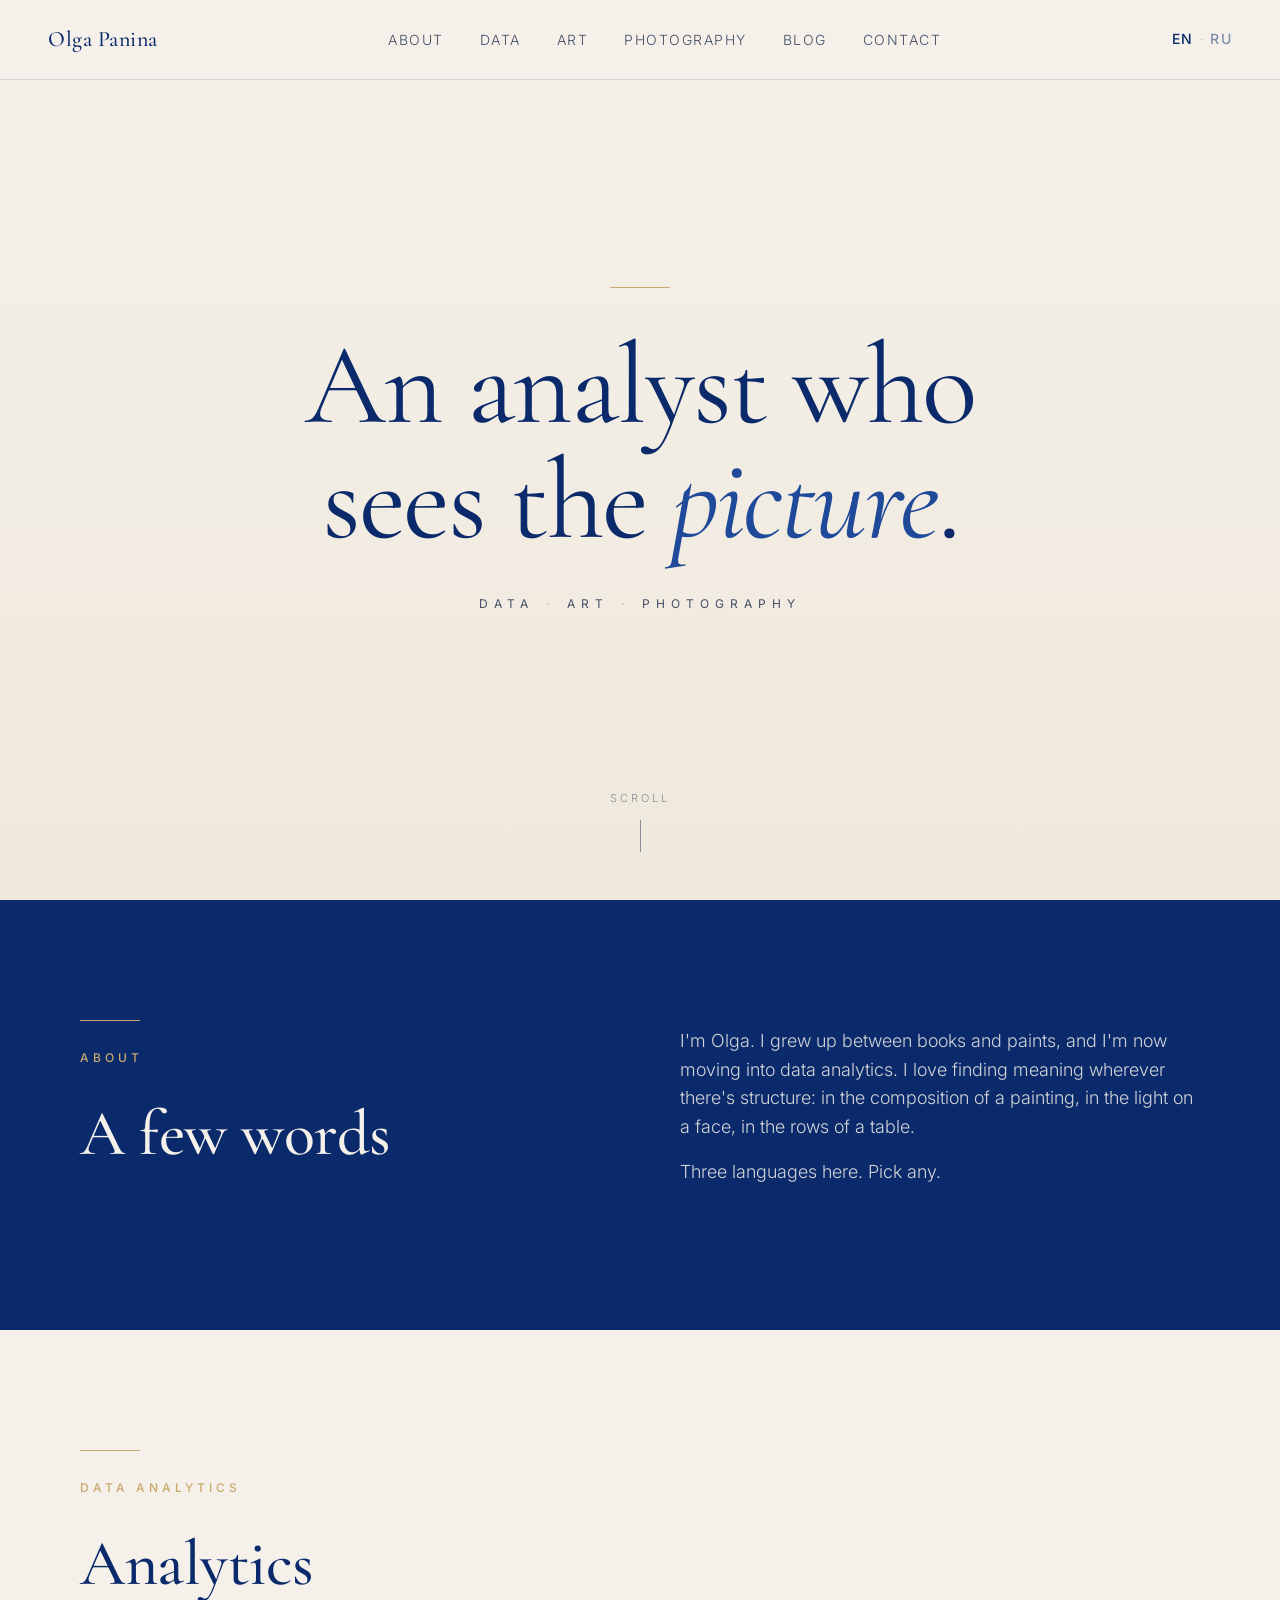
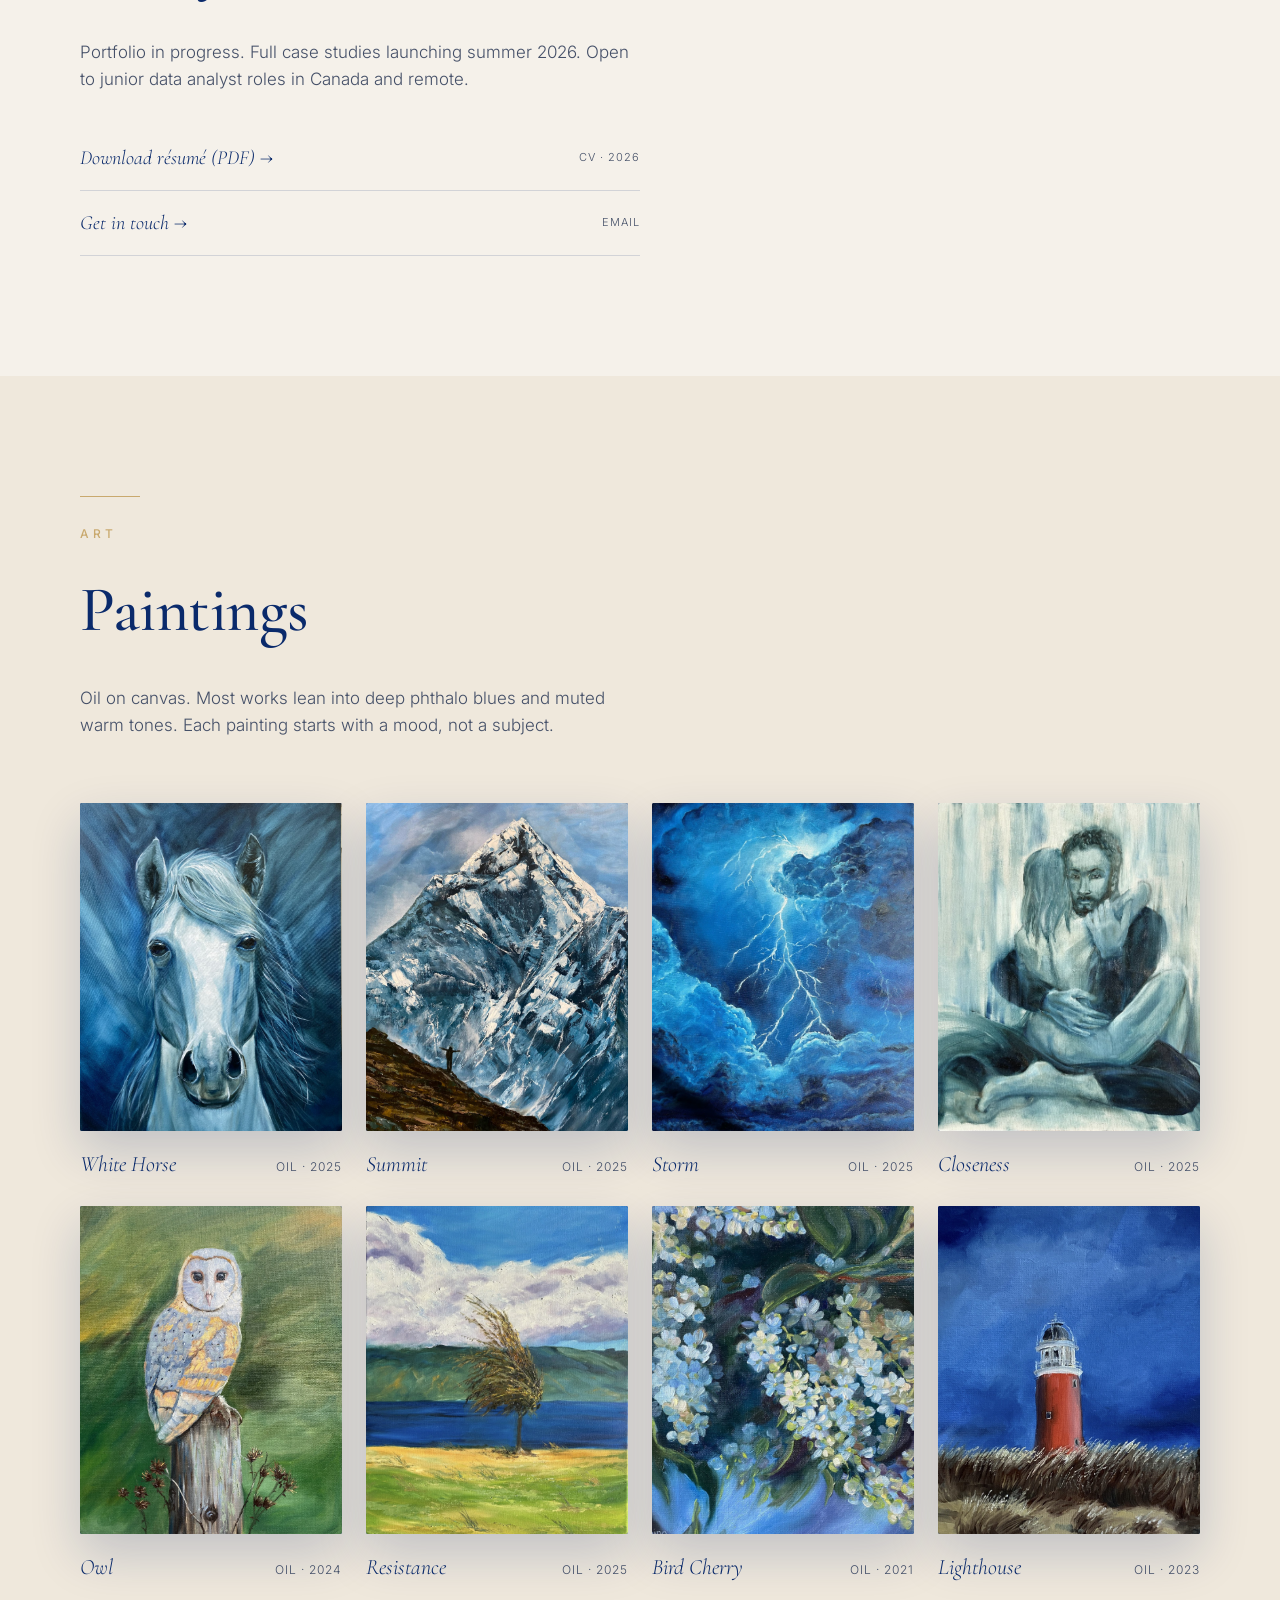
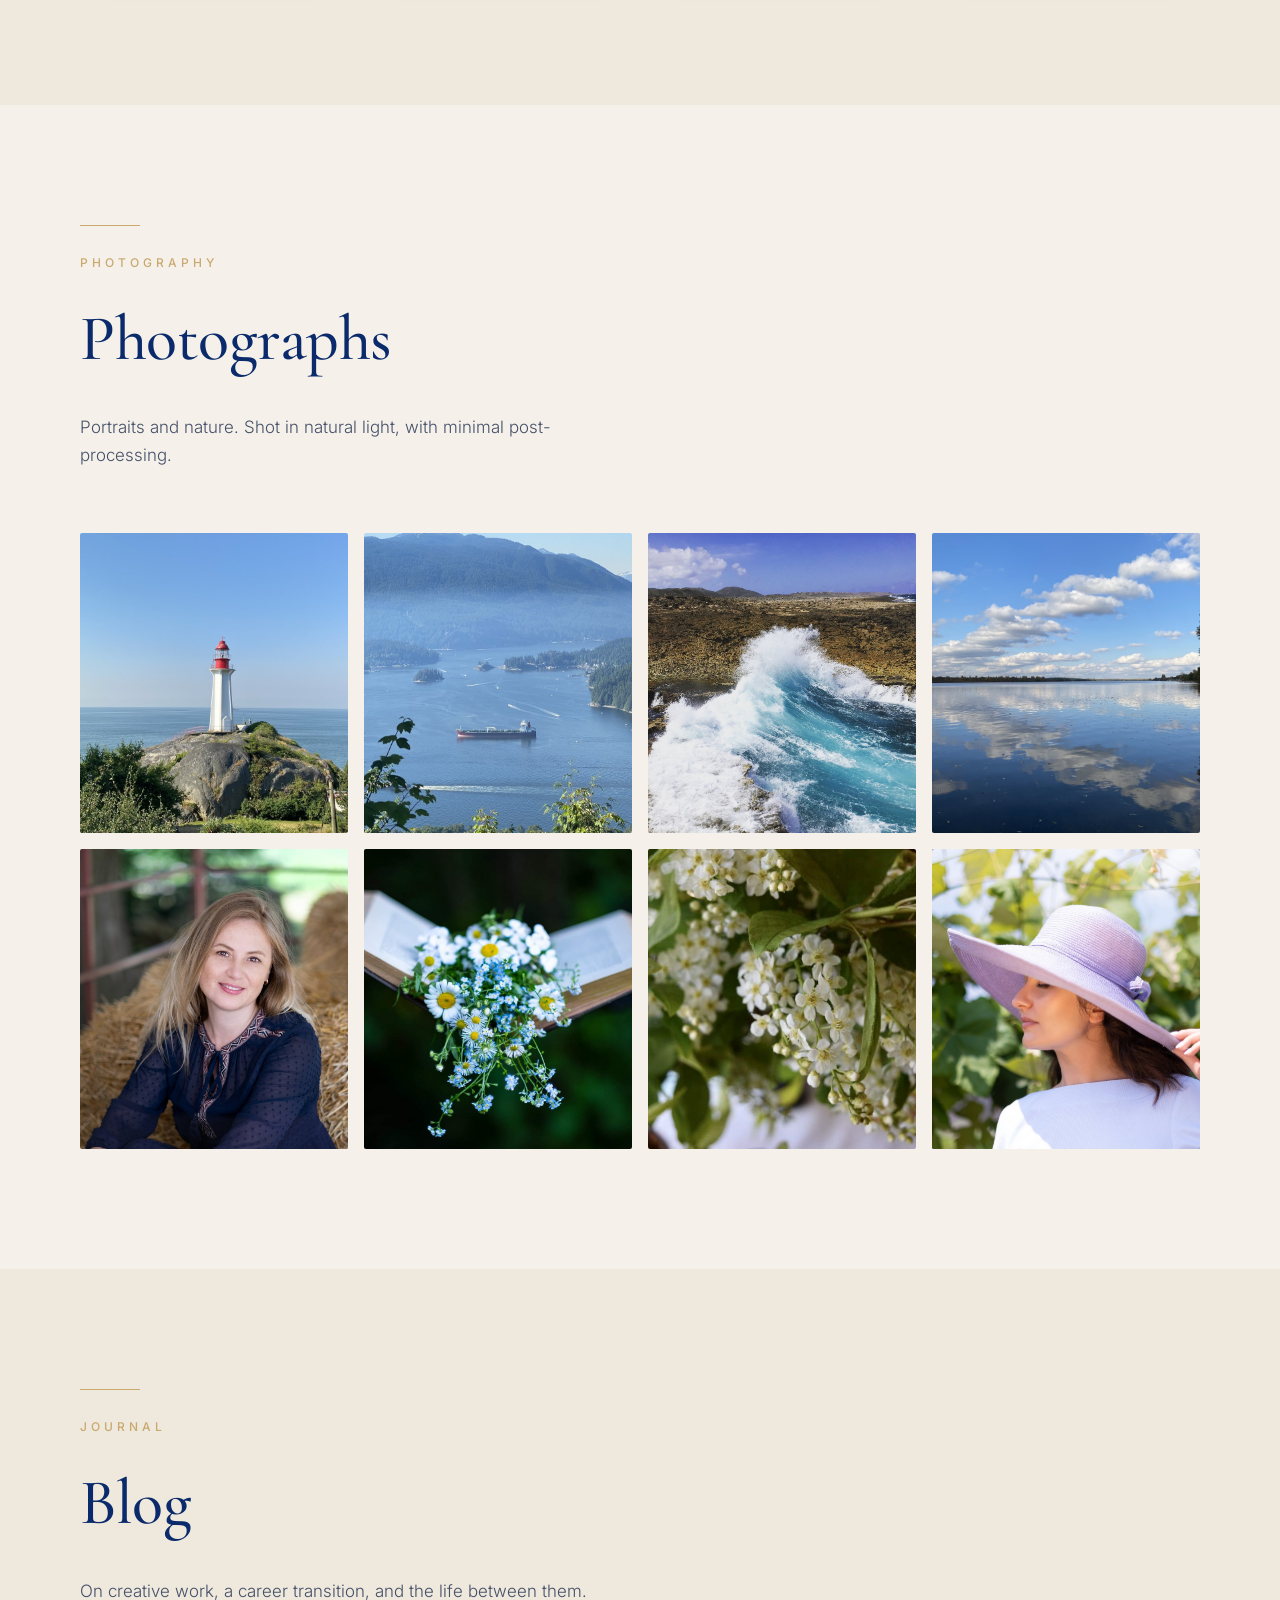
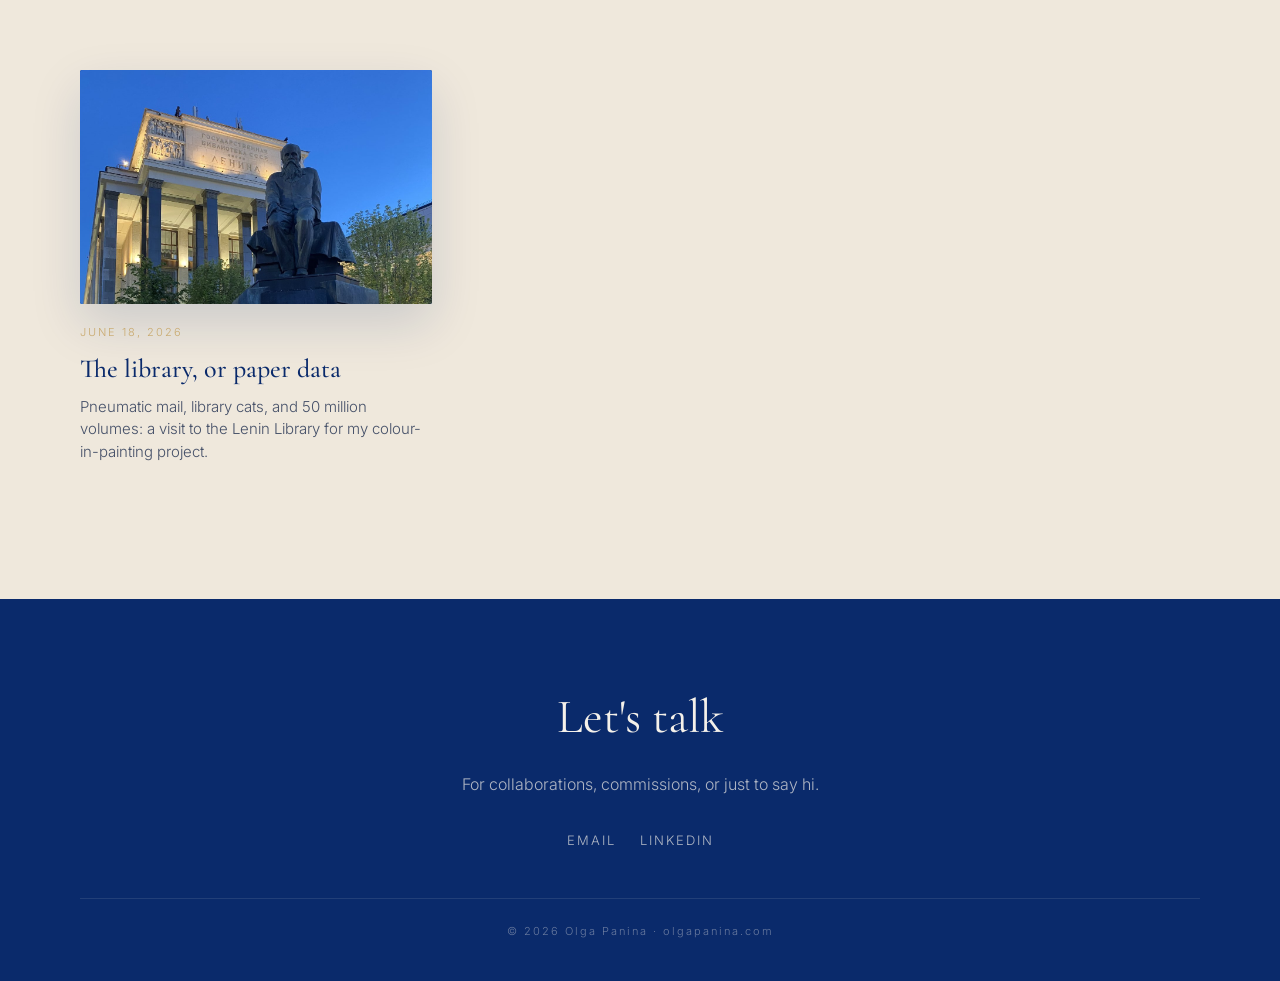
<file: index.html>
<!DOCTYPE html>
<html lang="en">
<head>
<meta charset="UTF-8">
<meta name="viewport" content="width=device-width, initial-scale=1.0">

<title>Olga Panina | Data Analyst · Artist · Photographer</title>
<meta name="description" content="Olga Panina — data analyst with an artist's eye. Oil paintings in phthalo blue, photography, and a portfolio in progress.">
<link rel="canonical" href="https://olgapanina.com/">

<!-- Open Graph (Facebook, LinkedIn, Slack previews) -->
<meta property="og:type" content="website">
<meta property="og:url" content="https://olgapanina.com/">
<meta property="og:title" content="Olga Panina | Data Analyst · Artist · Photographer">
<meta property="og:description" content="Oil paintings in phthalo blue, photography, and a data analytics portfolio in progress.">
<meta property="og:image" content="https://olgapanina.com/images/og-home.jpg">
<meta property="og:image:width" content="1200">
<meta property="og:image:height" content="630">
<meta property="og:locale" content="en_US">

<!-- Twitter / X Card -->
<meta name="twitter:card" content="summary_large_image">
<meta name="twitter:title" content="Olga Panina | Data Analyst · Artist · Photographer">
<meta name="twitter:description" content="Oil paintings in phthalo blue, photography, and a data analytics portfolio in progress.">
<meta name="twitter:image" content="https://olgapanina.com/images/og-home.jpg">

<!-- Favicons -->
<link rel="icon" type="image/svg+xml" href="/favicon.svg">
<link rel="icon" type="image/png" href="/favicon.png">
<link rel="apple-touch-icon" href="/apple-touch-icon.png">

<link rel="preconnect" href="https://fonts.googleapis.com">
<link rel="preconnect" href="https://fonts.gstatic.com" crossorigin>
<link href="https://fonts.googleapis.com/css2?family=Cormorant+Garamond:ital,wght@0,400;0,500;0,600;1,400&family=Inter:wght@300;400;500;600&display=swap" rel="stylesheet">
<link rel="stylesheet" href="styles.css">
</head>
<body>

<nav>
  <div class="logo">Olga Panina</div>
  <ul>
    <li><a href="#about">About</a></li>
    <li><a href="#data">Data</a></li>
    <li><a href="#art">Art</a></li>
    <li><a href="#photo">Photography</a></li>
    <li><a href="#blog">Blog</a></li>
    <li><a href="#contact">Contact</a></li>
  </ul>
  <div class="lang"><a href="#">EN</a><span>·</span><a href="#" style="opacity:0.5;">RU</a></div>
</nav>

<section class="hero">
  <div class="hero-rule"></div>
  <h1>An analyst who<br>sees the <em>picture</em>.</h1>
  <div class="roles">Data<span>·</span>Art<span>·</span>Photography</div>
  <a href="#about" class="hero-scroll">Scroll</a>
</section>

<section class="about" id="about">
  <div>
    <div class="section-label">About</div>
    <h2 class="section-title">A few words</h2>
  </div>
  <div>
    <p>I'm Olga. I grew up between books and paints, and I'm now moving into data analytics. I love finding meaning wherever there's structure: in the composition of a painting, in the light on a face, in the rows of a table.</p>
    <p>Three languages here. Pick any.</p>
  </div>
</section>

<section class="data" id="data">
  <div class="section-label">Data Analytics</div>
  <h2 class="section-title">Analytics</h2>
  <p class="section-intro" style="margin-bottom: 32px;">Portfolio in progress. Full case studies launching summer 2026. Open to junior data analyst roles in Canada and remote.</p>
  <ul class="data-links">
    <li><a href="Olga_Panina_Resume.pdf" download>Download résumé (PDF) →</a><span class="tag">CV · 2026</span></li>
    <li><a href="mailto:hello@olgapanina.com">Get in touch →</a><span class="tag">Email</span></li>
  </ul>
</section>

<section class="art" id="art">
  <div class="section-label">Art</div>
  <h2 class="section-title">Paintings</h2>
  <p class="section-intro">Oil on canvas. Most works lean into deep phthalo blues and muted warm tones. Each painting starts with a mood, not a subject.</p>

  <div class="gallery-grid">
    <div class="artwork">
      <div class="artwork-frame"><img src="images/horse.jpeg" alt="White Horse" loading="lazy"></div>
      <div class="artwork-meta">
        <div class="artwork-title">White Horse</div>
        <div class="artwork-info">Oil · 2025</div>
      </div>
    </div>
    <div class="artwork">
      <div class="artwork-frame"><img src="images/mountain2.jpg" alt="Summit" loading="lazy"></div>
      <div class="artwork-meta">
        <div class="artwork-title">Summit</div>
        <div class="artwork-info">Oil · 2025</div>
      </div>
    </div>
    <div class="artwork">
      <div class="artwork-frame"><img src="images/storm_cropped.jpg" alt="Storm" loading="lazy"></div>
      <div class="artwork-meta">
        <div class="artwork-title">Storm</div>
        <div class="artwork-info">Oil · 2025</div>
      </div>
    </div>
    <div class="artwork">
      <div class="artwork-frame"><img src="images/people.jpg" alt="Closeness" loading="lazy"></div>
      <div class="artwork-meta">
        <div class="artwork-title">Closeness</div>
        <div class="artwork-info">Oil · 2025</div>
      </div>
    </div>
    <div class="artwork">
      <div class="artwork-frame"><img src="images/owl.jpeg" alt="Owl" loading="lazy"></div>
      <div class="artwork-meta">
        <div class="artwork-title">Owl</div>
        <div class="artwork-info">Oil · 2024</div>
      </div>
    </div>
    <div class="artwork">
      <div class="artwork-frame"><img src="images/tree.jpg" alt="Resistance" loading="lazy"></div>
      <div class="artwork-meta">
        <div class="artwork-title">Resistance</div>
        <div class="artwork-info">Oil · 2025</div>
      </div>
    </div>
    <div class="artwork">
      <div class="artwork-frame"><img src="images/flowers.jpg" alt="Bird Cherry" loading="lazy"></div>
      <div class="artwork-meta">
        <div class="artwork-title">Bird Cherry</div>
        <div class="artwork-info">Oil · 2021</div>
      </div>
    </div>
    <div class="artwork">
      <div class="artwork-frame"><img src="images/lighthouse.jpg" alt="Lighthouse" loading="lazy"></div>
      <div class="artwork-meta">
        <div class="artwork-title">Lighthouse</div>
        <div class="artwork-info">Oil · 2023</div>
      </div>
    </div>
  </div>
</section>

<section class="photo" id="photo">
  <div class="section-label">Photography</div>
  <h2 class="section-title">Photographs</h2>
  <p class="section-intro">Portraits and nature. Shot in natural light, with minimal post-processing.</p>

  <div class="photo-grid">
    <div class="photo-tile"><img src="images/photo_lighthouse.jpeg" alt="Lighthouse on the cliff" loading="lazy"></div>
    <div class="photo-tile"><img src="images/photo_fjord.jpeg" alt="Tanker in the fjord" loading="lazy"></div>
    <div class="photo-tile"><img src="images/photo_wave.jpg" alt="Wave breaking on rocks" loading="lazy"></div>
    <div class="photo-tile"><img src="images/photo_clouds_reflection.jpeg" alt="Clouds reflected in still water" loading="lazy"></div>
    <div class="photo-tile"><img src="images/portrait_gala.jpg" alt="Portrait of Galya at haystacks" loading="lazy"></div>
    <div class="photo-tile"><img src="images/photo_book_flowers.jpg" alt="Book with wildflowers" loading="lazy"></div>
    <div class="photo-tile"><img src="images/photo_bird_cherry.jpg" alt="Bird cherry blossoms" loading="lazy"></div>
    <div class="photo-tile"><img src="images/portrait_eva.jpg" alt="Portrait of Eva in lavender hat" loading="lazy"></div>
  </div>
</section>

<section class="blog" id="blog">
  <div class="section-label">Journal</div>
  <h2 class="section-title">Blog</h2>
  <p class="section-intro">On creative work, a career transition, and the life between them.</p>

  <div class="blog-grid">
    <a href="posts/library-or-paper-data.html" class="post-card">
      <div class="post-cover">
        <img src="images/blog/library.jpg" alt="The library, or paper data">
      </div>
      <div class="post-date">June 18, 2026</div>
      <h3 class="post-title">The library, or paper data</h3>
      <p class="post-excerpt">Pneumatic mail, library cats, and 50 million volumes: a visit to the Lenin Library for my colour-in-painting project.</p>
    </a>
  </div>
</section>

<footer id="contact">
  <h2>Let's talk</h2>
  <p>For collaborations, commissions, or just to say hi.</p>
  <div class="social">
    <a href="mailto:hello@olgapanina.com">Email</a>
    <a href="https://www.linkedin.com/in/olga-panina-84433a83/" target="_blank" rel="noopener">LinkedIn</a>
  </div>
  <div class="copyright">© 2026 Olga Panina · olgapanina.com</div>
</footer>

</body>
</html>
</file>
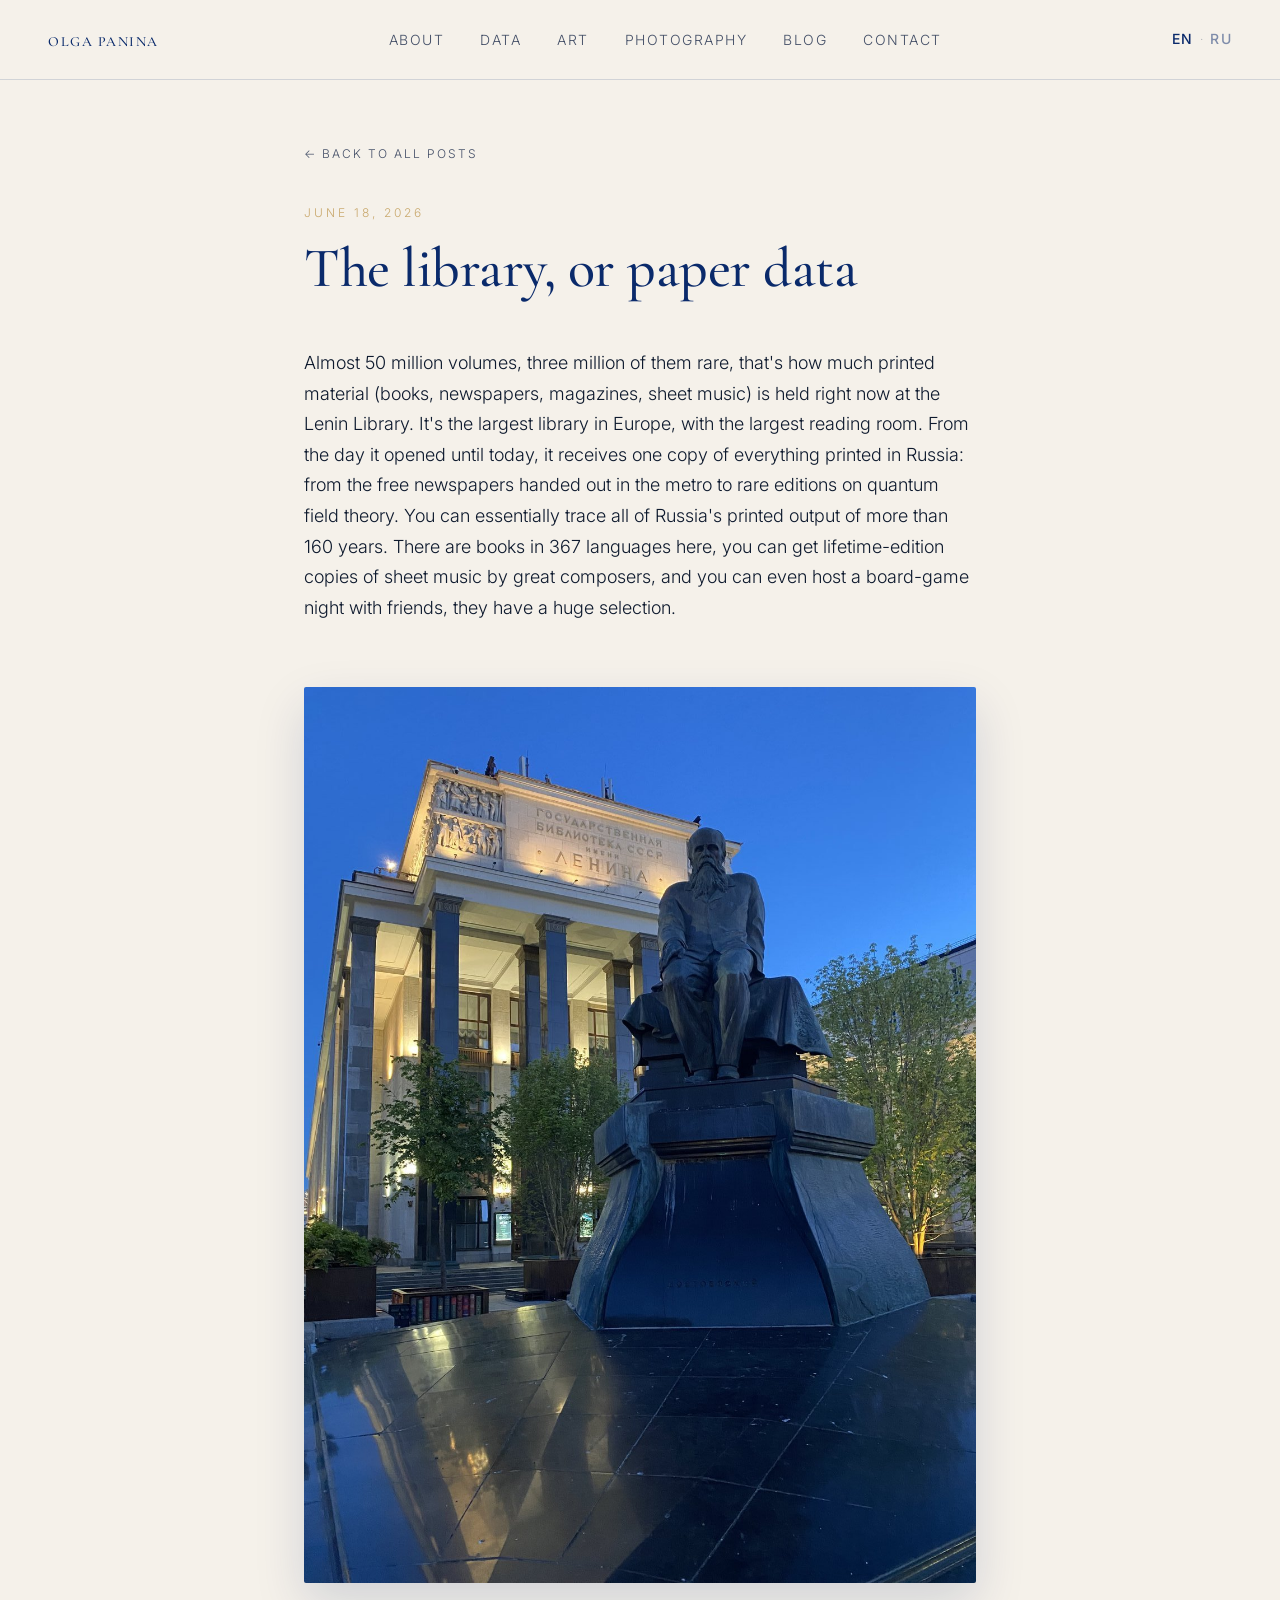
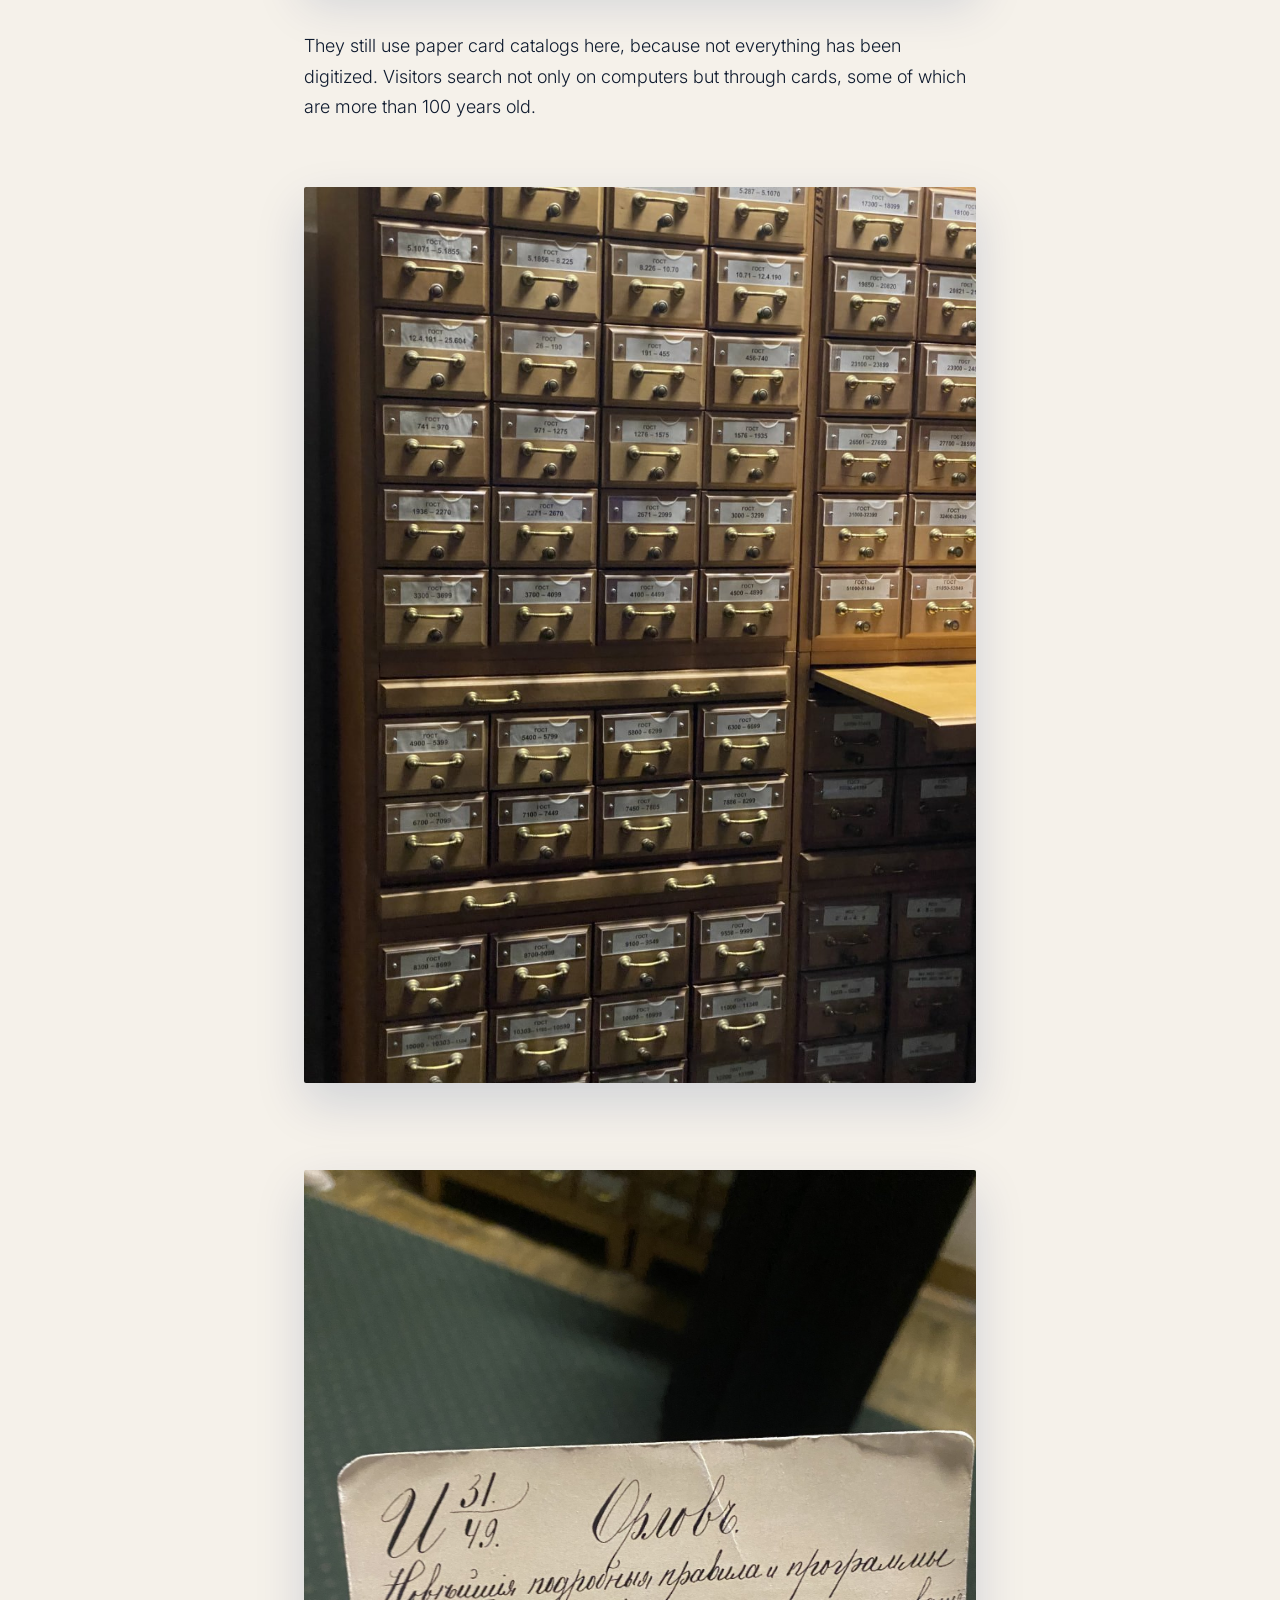
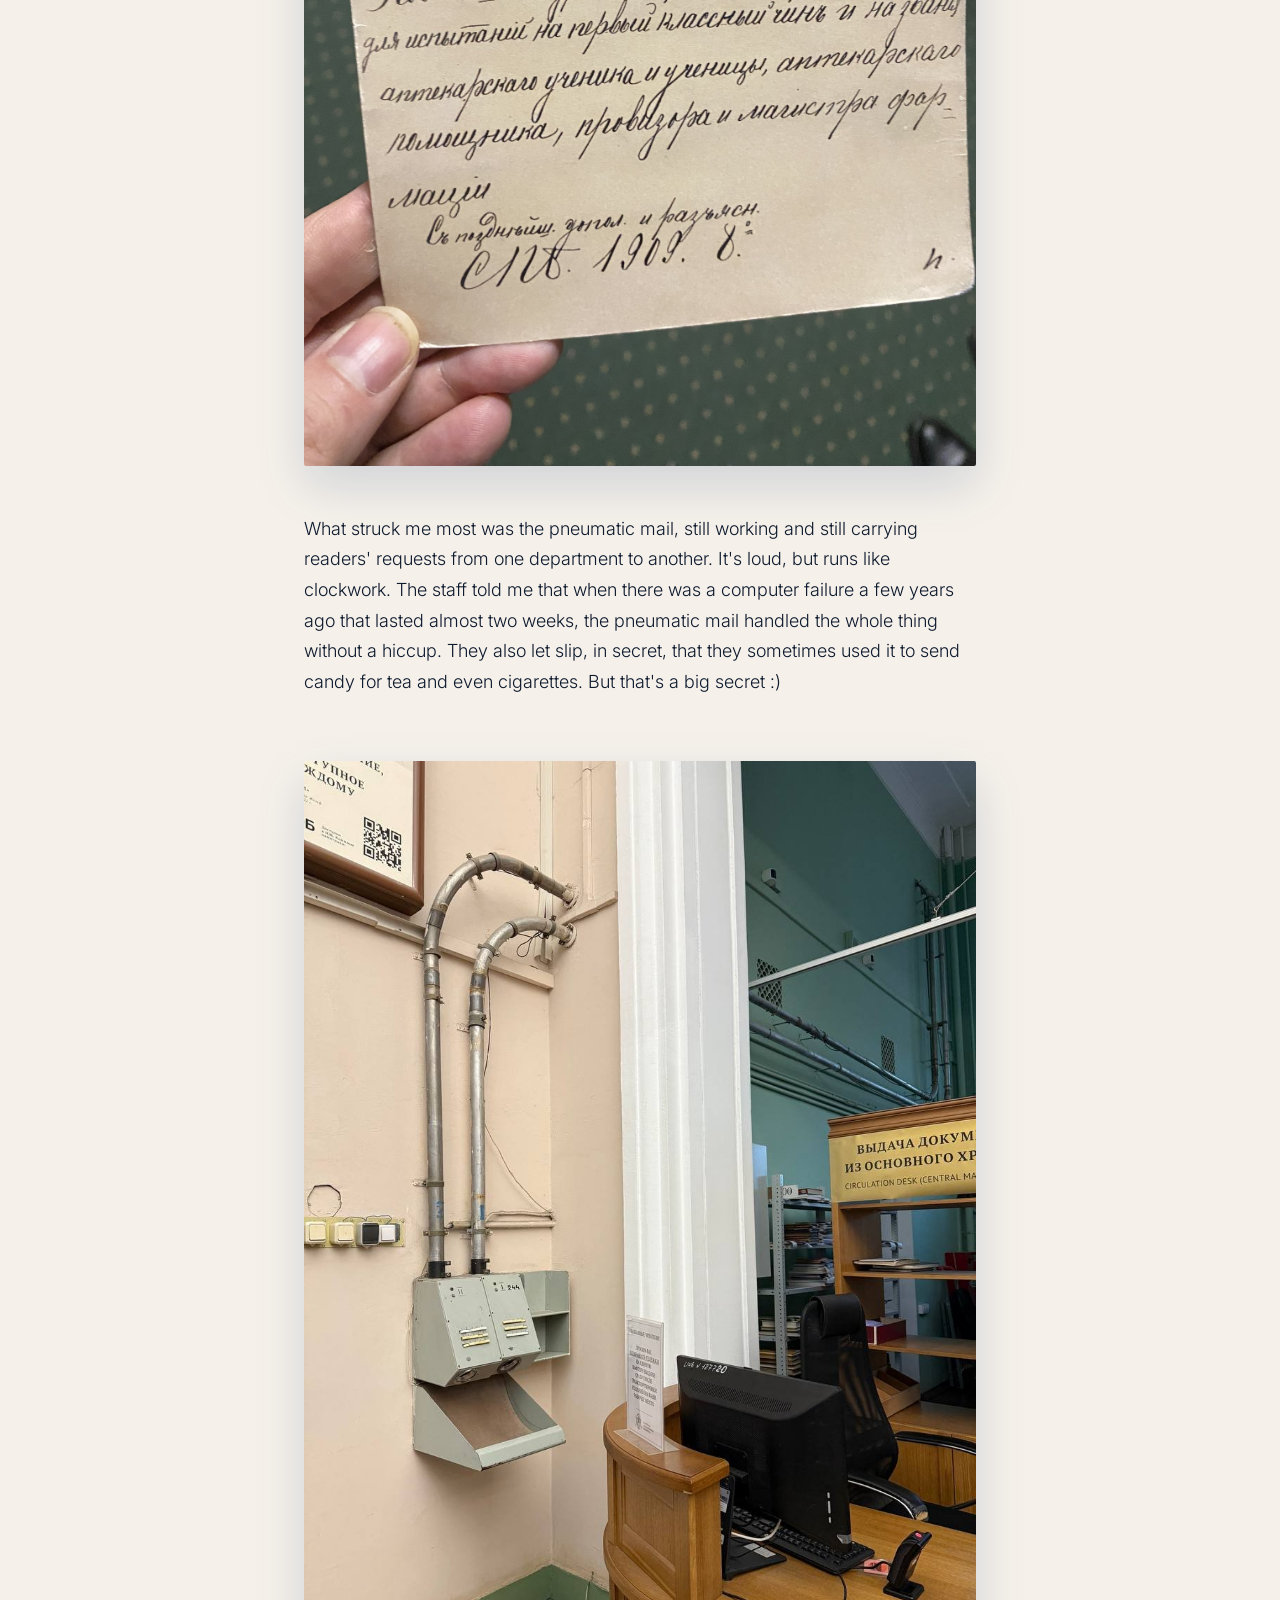
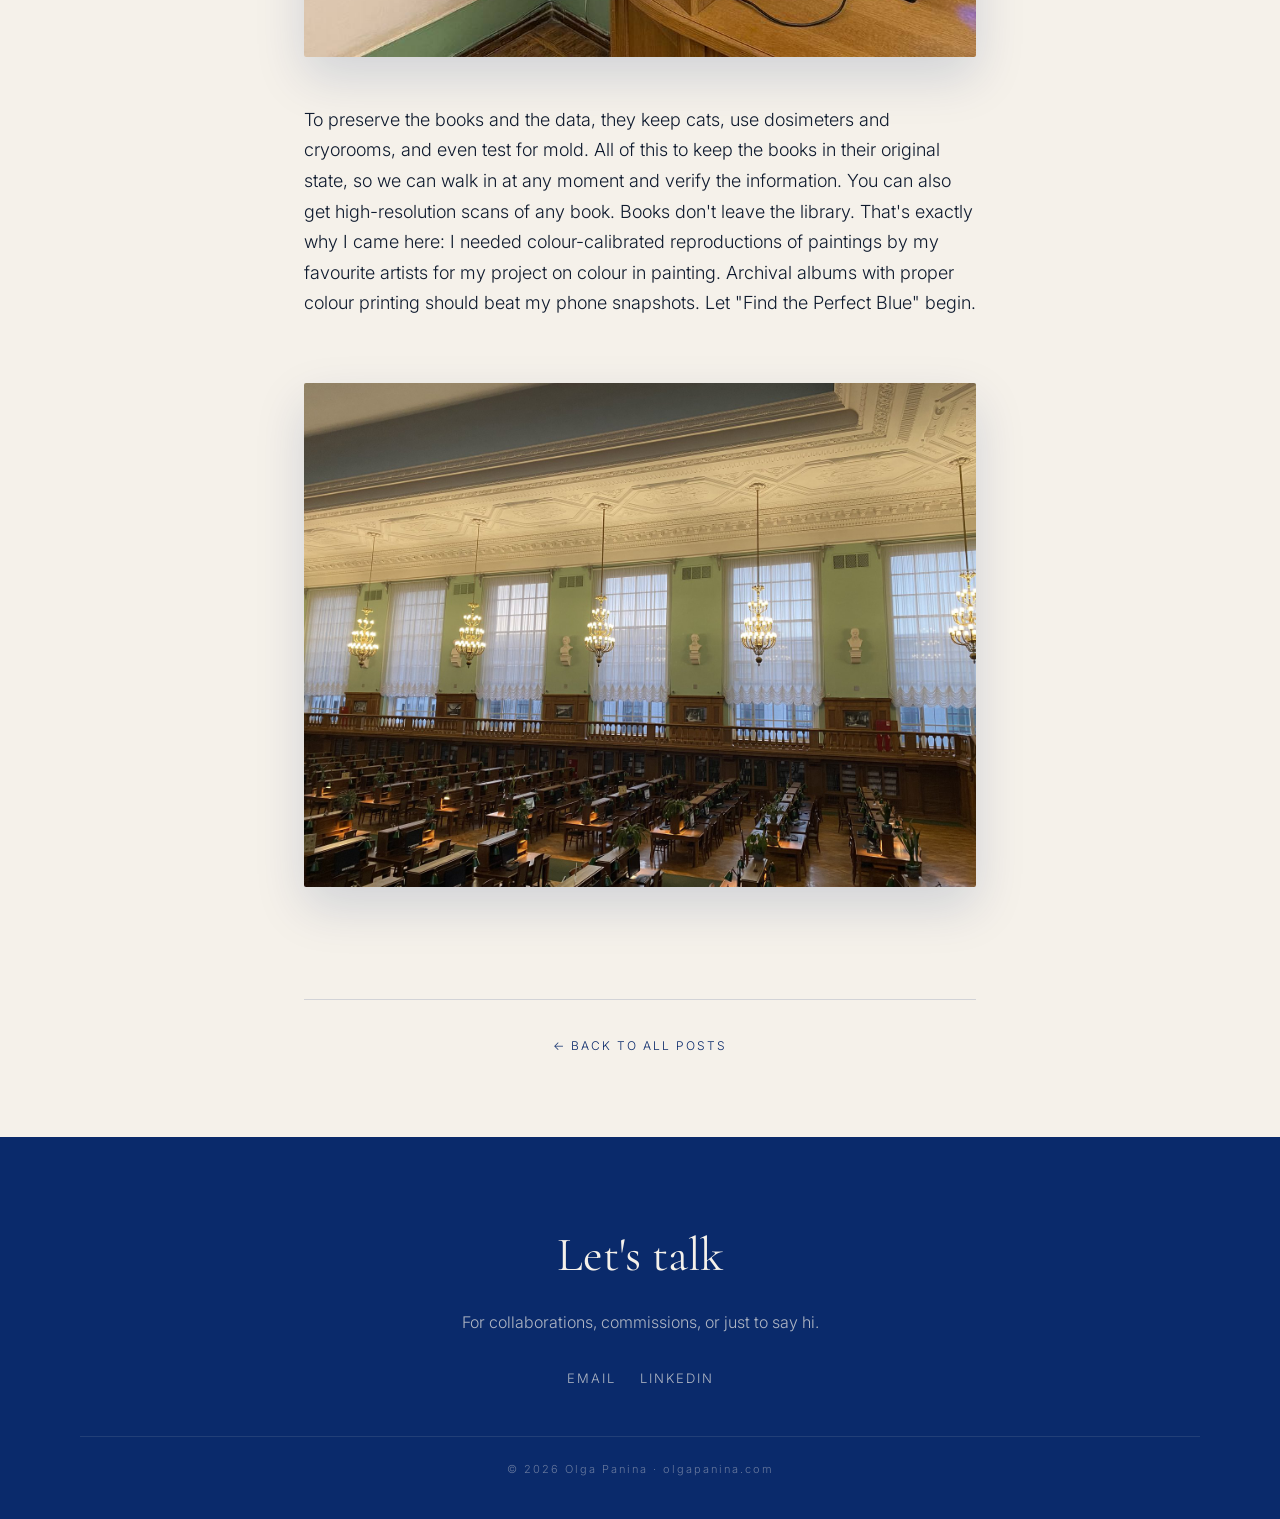
<file: posts/library-or-paper-data.html>
<!--
  Blog post template.
  How to use:
    1. Copy this file: posts/_template.html → posts/my-new-post.html
       (keep the name lowercase, use dashes between words, no spaces)
    2. Update <title> and <meta description> at the top
    3. Replace placeholders below ("REPLACE: ...") with your content
    4. Save photos into images/blog/ (run prepare_images.py first)
    5. Add a card for this post in index.html (Blog section)
    6. Commit + push from VS Code
-->
<!DOCTYPE html>
<html lang="en">
<head>
<meta charset="UTF-8">
<meta name="viewport" content="width=device-width, initial-scale=1.0">

<title>The library, or paper data | Olga Panina</title>
<meta name="description" content="Pneumatic mail, library cats, and 50 million volumes: a visit to the Lenin Library for my colour-in-painting project.">
<link rel="canonical" href="https://olgapanina.com/posts/library-or-paper-data.html">

<!-- Open Graph -->
<meta property="og:type" content="article">
<meta property="og:url" content="https://olgapanina.com/posts/library-or-paper-data.html">
<meta property="og:title" content="The library, or paper data">
<meta property="og:description" content="Pneumatic mail, library cats, and 50 million volumes: a visit to the Lenin Library for my colour-in-painting project.">
<meta property="og:image" content="https://olgapanina.com/images/og-library-post.jpg">
<meta property="og:image:width" content="1200">
<meta property="og:image:height" content="630">
<meta property="article:published_time" content="2026-06-18">
<meta property="article:author" content="Olga Panina">

<!-- Twitter / X Card -->
<meta name="twitter:card" content="summary_large_image">
<meta name="twitter:title" content="The library, or paper data">
<meta name="twitter:description" content="Pneumatic mail, library cats, and 50 million volumes: a visit to the Lenin Library for my colour-in-painting project.">
<meta name="twitter:image" content="https://olgapanina.com/images/og-library-post.jpg">

<!-- Favicons -->
<link rel="icon" type="image/svg+xml" href="/favicon.svg">
<link rel="icon" type="image/png" href="/favicon.png">
<link rel="apple-touch-icon" href="/apple-touch-icon.png">

<link rel="preconnect" href="https://fonts.googleapis.com">
<link rel="preconnect" href="https://fonts.gstatic.com" crossorigin>
<link href="https://fonts.googleapis.com/css2?family=Cormorant+Garamond:ital,wght@0,400;0,500;0,600;1,400&family=Inter:wght@300;400;500;600&display=swap" rel="stylesheet">
<link rel="stylesheet" href="../styles.css">

<style>
  /* Post-page specific styles. The main site styles come from styles.css */
  .post-page {
    padding: 140px 24px 80px;
    max-width: 720px;
    margin: 0 auto;
  }
  .post-back {
    display: inline-block;
    font-size: 12px;
    letter-spacing: 2px;
    text-transform: uppercase;
    color: var(--ink-soft);
    text-decoration: none;
    margin-bottom: 40px;
    transition: color 0.2s;
  }
  .post-back:hover { color: var(--blue-deep); }
  .post-page .post-date {
    font-size: 12px;
    letter-spacing: 3px;
    text-transform: uppercase;
    color: var(--accent);
    margin-bottom: 16px;
  }
  .post-page h1 {
    font-family: 'Cormorant Garamond', serif;
    font-size: clamp(36px, 5vw, 56px);
    font-weight: 500;
    color: var(--blue-deep);
    line-height: 1.1;
    margin-bottom: 48px;
    letter-spacing: -0.5px;
  }
  .post-content p {
    color: var(--ink);
    font-size: 18px;
    line-height: 1.7;
    margin-bottom: 24px;
  }
  .post-content img {
    width: 100%;
    height: auto;
    margin: 40px 0;
    border-radius: 2px;
    box-shadow: 0 20px 50px rgba(10, 42, 107, 0.15);
  }
  .post-content figure {
    margin: 40px 0;
  }
  .post-content figure img { margin: 0; }
  .post-content figcaption {
    font-size: 13px;
    color: var(--ink-soft);
    text-align: center;
    margin-top: 12px;
    font-style: italic;
  }
  .post-end {
    margin-top: 64px;
    padding-top: 32px;
    border-top: 1px solid var(--line);
    text-align: center;
  }
  .post-end a {
    font-size: 12px;
    letter-spacing: 2px;
    text-transform: uppercase;
    color: var(--blue-deep);
    text-decoration: none;
  }
</style>
</head>
<body>

<nav>
  <div class="logo"><a href="../index.html" style="text-decoration: none; color: inherit;">Olga Panina</a></div>
  <ul>
    <li><a href="../index.html#about">About</a></li>
    <li><a href="../index.html#data">Data</a></li>
    <li><a href="../index.html#art">Art</a></li>
    <li><a href="../index.html#photo">Photography</a></li>
    <li><a href="../index.html#blog">Blog</a></li>
    <li><a href="../index.html#contact">Contact</a></li>
  </ul>
  <div class="lang"><a href="#">EN</a><span>·</span><a href="#" style="opacity:0.5;">RU</a></div>
</nav>

<article class="post-page">

  <a href="../index.html#blog" class="post-back">← Back to all posts</a>

  <div class="post-date">June 18, 2026</div>
  <h1>The library, or paper data</h1>

  <div class="post-content">

    <!-- REPLACE: post body starts here -->

    <p>Almost 50 million volumes, three million of them rare, that's how much printed material (books, newspapers, magazines, sheet music) is held right now at the Lenin Library. It's the largest library in Europe, with the largest reading room. From the day it opened until today, it receives one copy of everything printed in Russia: from the free newspapers handed out in the metro to rare editions on quantum field theory. You can essentially trace all of Russia's printed output of more than 160 years. There are books in 367 languages here, you can get lifetime-edition copies of sheet music by great composers, and you can even host a board-game night with friends, they have a huge selection.</p>

    <!-- To add an image, use this pattern: -->
    <img src="../images/blog/library.jpg" alt="Lenin Library building in Moscow, photo by Olga Panina">

    <p>They still use paper card catalogs here, because not everything has been digitized. Visitors search not only on computers but through cards, some of which are more than 100 years old.</p>
    <img src="../images/blog/card1.jpg" alt="Brass card catalog drawers at the Lenin Library">
    <img src="../images/blog/card2.jpg" alt="A hand-written library card, more than a hundred years old">

    <p>What struck me most was the pneumatic mail, still working and still carrying readers' requests from one department to another. It's loud, but runs like clockwork. The staff told me that when there was a computer failure a few years ago that lasted almost two weeks, the pneumatic mail handled the whole thing without a hiccup. They also let slip, in secret, that they sometimes used it to send candy for tea and even cigarettes. But that's a big secret :)</p>
    <img src="../images/blog/pochta.jpg" alt="The pneumatic mail station at the librarian's desk">

    <p>To preserve the books and the data, they keep cats, use dosimeters and cryorooms, and even test for mold. All of this to keep the books in their original state, so we can walk in at any moment and verify the information. You can also get high-resolution scans of any book. Books don't leave the library. That's exactly why I came here: I needed colour-calibrated reproductions of paintings by my favourite artists for my project on colour in painting. Archival albums with proper colour printing should beat my phone snapshots. Let "Find the Perfect Blue" begin.</p>
    <img src="../images/blog/third.jpg" alt="The reading room of the Lenin Library">
    

  </div>

  <div class="post-end">
    <a href="../index.html#blog">← Back to all posts</a>
  </div>

</article>

<footer id="contact">
  <h2>Let's talk</h2>
  <p>For collaborations, commissions, or just to say hi.</p>
  <div class="social">
    <a href="mailto:hello@olgapanina.com">Email</a>
    <a href="https://www.linkedin.com/in/olga-panina-84433a83/" target="_blank" rel="noopener">LinkedIn</a>
  </div>
  <div class="copyright">© 2026 Olga Panina · olgapanina.com</div>
</footer>

</body>
</html>
</file>
<file: styles.css>
/*
  Olga Panina — site styles.
  Shared between index.html and posts/*.html
*/

:root {
    --bg: #f5f1ea;
    --bg-warm: #efe8dc;
    --ink: #0e1a2e;
    --ink-soft: #455068;
    --blue-deep: #0a2a6b;
    --blue-mid: #1f4a9a;
    --blue-pale: #6c8bc4;
    --accent: #c9a96e;
    --line: rgba(10, 42, 107, 0.15);
  }
  * { box-sizing: border-box; margin: 0; padding: 0; }
  html { scroll-behavior: smooth; }
  body {
    font-family: 'Inter', sans-serif;
    background: var(--bg);
    color: var(--ink);
    line-height: 1.6;
    font-weight: 300;
    -webkit-font-smoothing: antialiased;
  }
  .serif { font-family: 'Cormorant Garamond', serif; }

  nav {
    position: fixed;
    top: 0; left: 0; right: 0;
    padding: 22px 48px;
    display: flex;
    justify-content: space-between;
    align-items: center;
    background: rgba(245, 241, 234, 0.85);
    backdrop-filter: blur(10px);
    z-index: 100;
    border-bottom: 1px solid var(--line);
  }
  nav .logo {
    font-family: 'Cormorant Garamond', serif;
    font-size: 22px;
    font-weight: 500;
    letter-spacing: 0.5px;
    color: var(--blue-deep);
  }
  nav ul { display: flex; gap: 36px; list-style: none; }
  nav a {
    color: var(--ink-soft);
    text-decoration: none;
    font-size: 14px;
    letter-spacing: 1.5px;
    text-transform: uppercase;
    transition: color 0.2s;
  }
  nav a:hover { color: var(--blue-deep); }
  .lang {
    font-size: 12px;
    letter-spacing: 1.5px;
    color: var(--ink-soft);
  }
  .lang a { color: var(--blue-deep); font-weight: 500; }
  .lang span { opacity: 0.4; margin: 0 6px; }

  .hero {
    min-height: 100vh;
    display: flex;
    flex-direction: column;
    justify-content: center;
    align-items: center;
    text-align: center;
    padding: 140px 80px 80px;
    background: linear-gradient(180deg, var(--bg) 0%, var(--bg-warm) 100%);
    position: relative;
  }
  .hero-rule {
    width: 60px;
    height: 1px;
    background: var(--accent);
    margin-bottom: 40px;
  }
  .hero h1 {
    font-family: 'Cormorant Garamond', serif;
    font-size: clamp(56px, 9vw, 128px);
    font-weight: 400;
    line-height: 1.0;
    color: var(--blue-deep);
    margin-bottom: 36px;
    letter-spacing: -2px;
    max-width: 1100px;
  }
  .hero h1 em {
    font-style: italic;
    color: var(--blue-mid);
  }
  .hero .roles {
    font-size: 12px;
    letter-spacing: 6px;
    text-transform: uppercase;
    color: var(--ink-soft);
    margin-bottom: 60px;
    font-weight: 400;
  }
  .hero .roles span { color: var(--accent); margin: 0 12px; }
  .hero-scroll {
    position: absolute;
    bottom: 48px;
    left: 50%;
    transform: translateX(-50%);
    font-size: 11px;
    letter-spacing: 3px;
    text-transform: uppercase;
    color: var(--ink-soft);
    text-decoration: none;
    display: flex;
    flex-direction: column;
    align-items: center;
    gap: 12px;
    opacity: 0.6;
    transition: opacity 0.3s;
  }
  .hero-scroll:hover { opacity: 1; }
  .hero-scroll::after {
    content: '';
    width: 1px;
    height: 32px;
    background: var(--ink-soft);
  }

  section { padding: 120px 80px; }
  .section-label {
    font-size: 12px;
    letter-spacing: 4px;
    text-transform: uppercase;
    color: var(--accent);
    margin-bottom: 16px;
    font-weight: 500;
    position: relative;
    padding-top: 28px;
  }
  .section-label::before {
    content: '';
    position: absolute;
    top: 0;
    left: 0;
    width: 60px;
    height: 1px;
    background: var(--accent);
  }
  .section-title {
    font-family: 'Cormorant Garamond', serif;
    font-size: clamp(36px, 5vw, 64px);
    font-weight: 500;
    color: var(--blue-deep);
    margin-bottom: 24px;
    letter-spacing: -0.5px;
  }
  .section-intro {
    max-width: 560px;
    color: var(--ink-soft);
    font-size: 17px;
    margin-bottom: 64px;
  }

  .about {
    background: var(--blue-deep);
    color: var(--bg);
    display: grid;
    grid-template-columns: 1fr 1fr;
    gap: 80px;
    align-items: center;
  }
  .about .section-label { color: var(--accent); }
  .about .section-title { color: var(--bg); }
  .about p {
    font-size: 18px;
    color: rgba(245, 241, 234, 0.85);
    margin-bottom: 16px;
  }

  .data {
    background: var(--bg);
    max-width: 720px;
  }
  .data-links {
    list-style: none;
    margin-top: 32px;
  }
  .data-links li {
    padding: 16px 0;
    border-bottom: 1px solid var(--line);
    display: flex;
    justify-content: space-between;
    align-items: center;
  }
  .data-links a {
    color: var(--blue-deep);
    text-decoration: none;
    font-family: 'Cormorant Garamond', serif;
    font-size: 20px;
    font-style: italic;
  }
  .data-links .tag {
    font-size: 11px;
    letter-spacing: 1px;
    text-transform: uppercase;
    color: var(--ink-soft);
  }

  .art { background: var(--bg-warm); }
  .gallery-grid {
    display: grid;
    grid-template-columns: repeat(4, 1fr);
    gap: 24px;
  }
  .artwork {
    cursor: pointer;
    transition: transform 0.4s;
  }
  .artwork:hover { transform: translateY(-6px); }
  .artwork-frame {
    aspect-ratio: 4/5;
    background: var(--blue-deep);
    border-radius: 2px;
    margin-bottom: 16px;
    position: relative;
    overflow: hidden;
    box-shadow: 0 20px 50px rgba(10, 42, 107, 0.2);
  }
  .artwork-frame img {
    width: 100%;
    height: 100%;
    object-fit: cover;
    display: block;
    transition: transform 0.6s;
  }
  .artwork:hover .artwork-frame img { transform: scale(1.03); }
  .artwork-meta {
    display: flex;
    justify-content: space-between;
    align-items: baseline;
  }
  .artwork-title {
    font-family: 'Cormorant Garamond', serif;
    font-size: 22px;
    font-style: italic;
    color: var(--blue-deep);
  }
  .artwork-info {
    font-size: 12px;
    color: var(--ink-soft);
    letter-spacing: 1px;
    text-transform: uppercase;
  }

  .photo { background: var(--bg); }
  .photo-grid {
    display: grid;
    grid-template-columns: repeat(4, 1fr);
    grid-template-rows: 300px 300px;
    gap: 16px;
  }
  .photo-tile {
    background: var(--blue-deep);
    border-radius: 2px;
    overflow: hidden;
    cursor: pointer;
    transition: transform 0.4s;
    position: relative;
  }
  .photo-tile:hover { transform: scale(1.01); }
  .photo-tile img {
    width: 100%;
    height: 100%;
    object-fit: cover;
    display: block;
    transition: transform 0.6s;
  }
  .photo-tile:hover img { transform: scale(1.04); }

  .blog { background: var(--bg-warm); }
  .blog-grid {
    display: grid;
    grid-template-columns: repeat(3, 1fr);
    gap: 32px;
  }
  .post-card {
    display: block;
    text-decoration: none;
    color: inherit;
    transition: transform 0.4s;
  }
  .post-card:hover { transform: translateY(-6px); }
  .post-cover {
    aspect-ratio: 3/2;
    background: var(--blue-deep);
    border-radius: 2px;
    margin-bottom: 20px;
    overflow: hidden;
    box-shadow: 0 20px 50px rgba(10, 42, 107, 0.15);
  }
  .post-cover img {
    width: 100%;
    height: 100%;
    object-fit: cover;
    object-position: top;
    display: block;
    transition: transform 0.6s;
  }
  .post-card:hover .post-cover img { transform: scale(1.04); }
  .post-cover-empty {
    width: 100%;
    height: 100%;
    background: linear-gradient(135deg, var(--blue-mid), var(--blue-deep));
    display: flex;
    align-items: center;
    justify-content: center;
    color: rgba(255, 255, 255, 0.5);
    font-family: 'Cormorant Garamond', serif;
    font-style: italic;
    font-size: 14px;
    letter-spacing: 2px;
  }
  .post-date {
    font-size: 11px;
    letter-spacing: 2px;
    text-transform: uppercase;
    color: var(--accent);
    margin-bottom: 12px;
  }
  .post-title {
    font-family: 'Cormorant Garamond', serif;
    font-size: 26px;
    color: var(--blue-deep);
    margin-bottom: 12px;
    line-height: 1.15;
    font-weight: 500;
  }
  .post-excerpt {
    color: var(--ink-soft);
    font-size: 15px;
    line-height: 1.5;
    margin-bottom: 16px;
  }
  .post-read {
    font-size: 11px;
    letter-spacing: 2px;
    text-transform: uppercase;
    color: var(--blue-deep);
    font-weight: 500;
  }
  .post-full {
    grid-column: 1 / -1;
    max-width: 720px;
    margin: 0 auto;
    cursor: default;
  }
  .post-full .post-title {
    font-size: 40px;
    margin-bottom: 32px;
  }
  .post-body p {
    color: var(--ink-soft);
    font-size: 17px;
    line-height: 1.7;
    margin-bottom: 20px;
  }
  .post-body img {
    width: 100%;
    height: auto;
    margin: 32px 0;
    border-radius: 2px;
    box-shadow: 0 20px 50px rgba(10, 42, 107, 0.15);
  }

  footer {
    background: var(--blue-deep);
    color: var(--bg);
    padding: 80px 80px 40px;
    text-align: center;
  }
  footer h2 {
    font-family: 'Cormorant Garamond', serif;
    font-size: 48px;
    margin-bottom: 16px;
    font-weight: 400;
  }
  footer p { color: rgba(245, 241, 234, 0.7); margin-bottom: 32px; }
  .social {
    display: flex;
    justify-content: center;
    gap: 24px;
    margin-bottom: 48px;
  }
  .social a {
    color: rgba(245, 241, 234, 0.7);
    text-decoration: none;
    font-size: 13px;
    letter-spacing: 2px;
    text-transform: uppercase;
    transition: color 0.2s;
  }
  .social a:hover { color: var(--accent); }
  .copyright {
    font-size: 11px;
    letter-spacing: 2px;
    color: rgba(245, 241, 234, 0.4);
    border-top: 1px solid rgba(245, 241, 234, 0.1);
    padding-top: 24px;
  }

  @media (max-width: 900px) {
    nav { padding: 16px 24px; }
    nav ul { display: none; }
    .about { grid-template-columns: 1fr; gap: 48px; padding-left: 24px; padding-right: 24px; }
    .hero { padding-left: 24px; padding-right: 24px; }
    section { padding: 80px 24px; }
    .gallery-grid { grid-template-columns: 1fr 1fr; gap: 16px; }
    .photo-grid { grid-template-columns: 1fr 1fr; grid-template-rows: repeat(4, 200px); }
    .blog-grid { grid-template-columns: 1fr; }
    footer { padding: 60px 24px 32px; }
    footer h2 { font-size: 32px; }
  }
</file>
